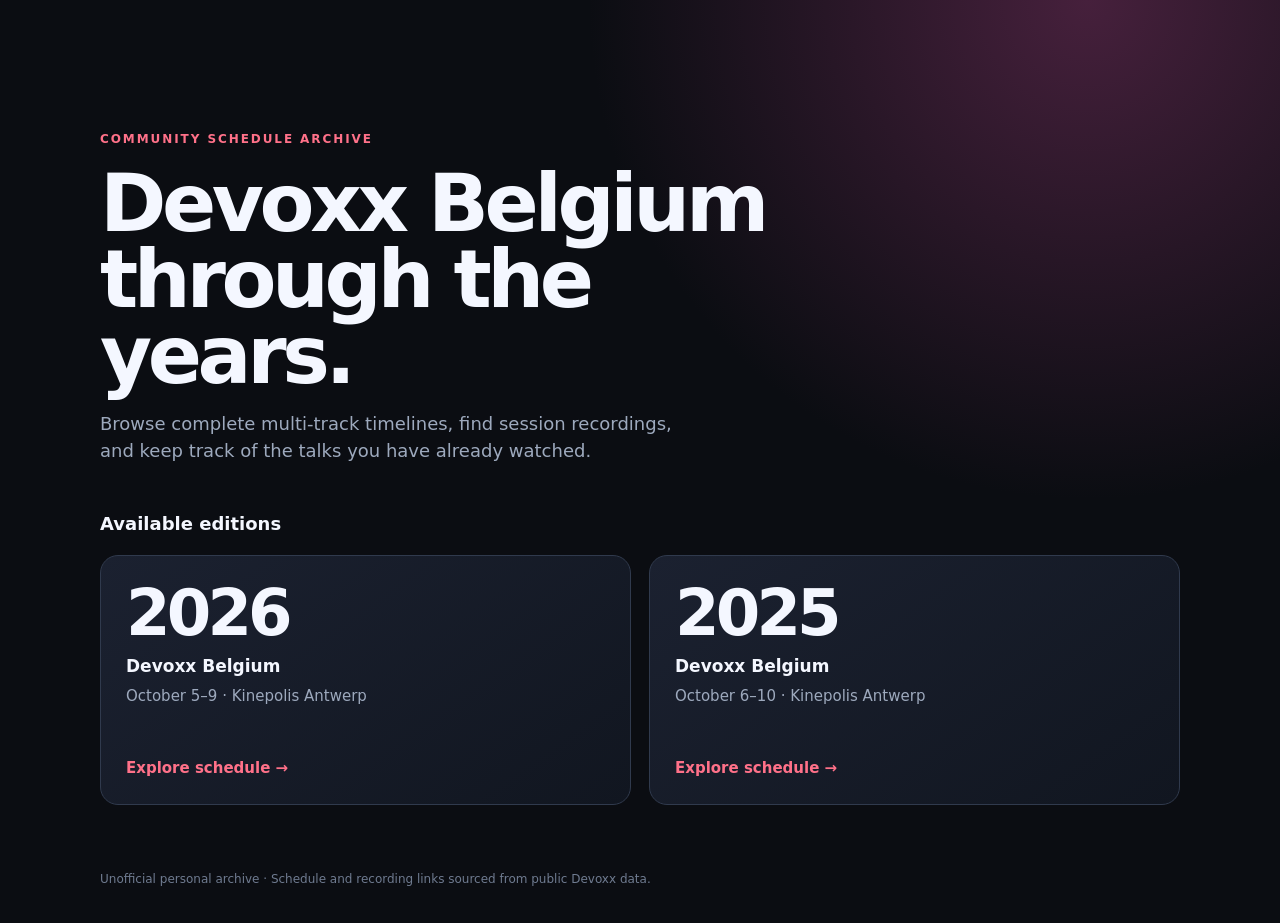
<file: index.html>
<!doctype html>
<html lang="en">
  <head>
    <meta charset="utf-8">
    <meta name="viewport" content="width=device-width, initial-scale=1">
    <title>Devoxx Belgium — Schedule Archive</title>
    <link rel="stylesheet" href="index.css">
  </head>
  <body>
    <header>
      <span class="eyebrow">Community schedule archive</span>
      <h1>Devoxx Belgium through the years.</h1>
      <p>
        Browse complete multi-track timelines, find session recordings, and keep
        track of the talks you have already watched.
      </p>
    </header>

    <main>
      <h2>Available editions</h2>
      <div class="editions">
        <a class="edition" href="devoxx-belgium-2026-schedule.html">
          <div class="card-content">
            <div class="year">2026</div>
            <div class="event">Devoxx Belgium</div>
            <div class="details">October 5–9 · Kinepolis Antwerp</div>
            <div class="open">Explore schedule <span>→</span></div>
          </div>
        </a>

        <a class="edition" href="devoxx-belgium-2025-schedule.html">
          <div class="card-content">
            <div class="year">2025</div>
            <div class="event">Devoxx Belgium</div>
            <div class="details">October 6–10 · Kinepolis Antwerp</div>
            <div class="open">Explore schedule <span>→</span></div>
          </div>
        </a>
      </div>
    </main>

    <footer>
      Unofficial personal archive · Schedule and recording links sourced from
      public Devoxx data.
    </footer>
  </body>
</html>
</file>
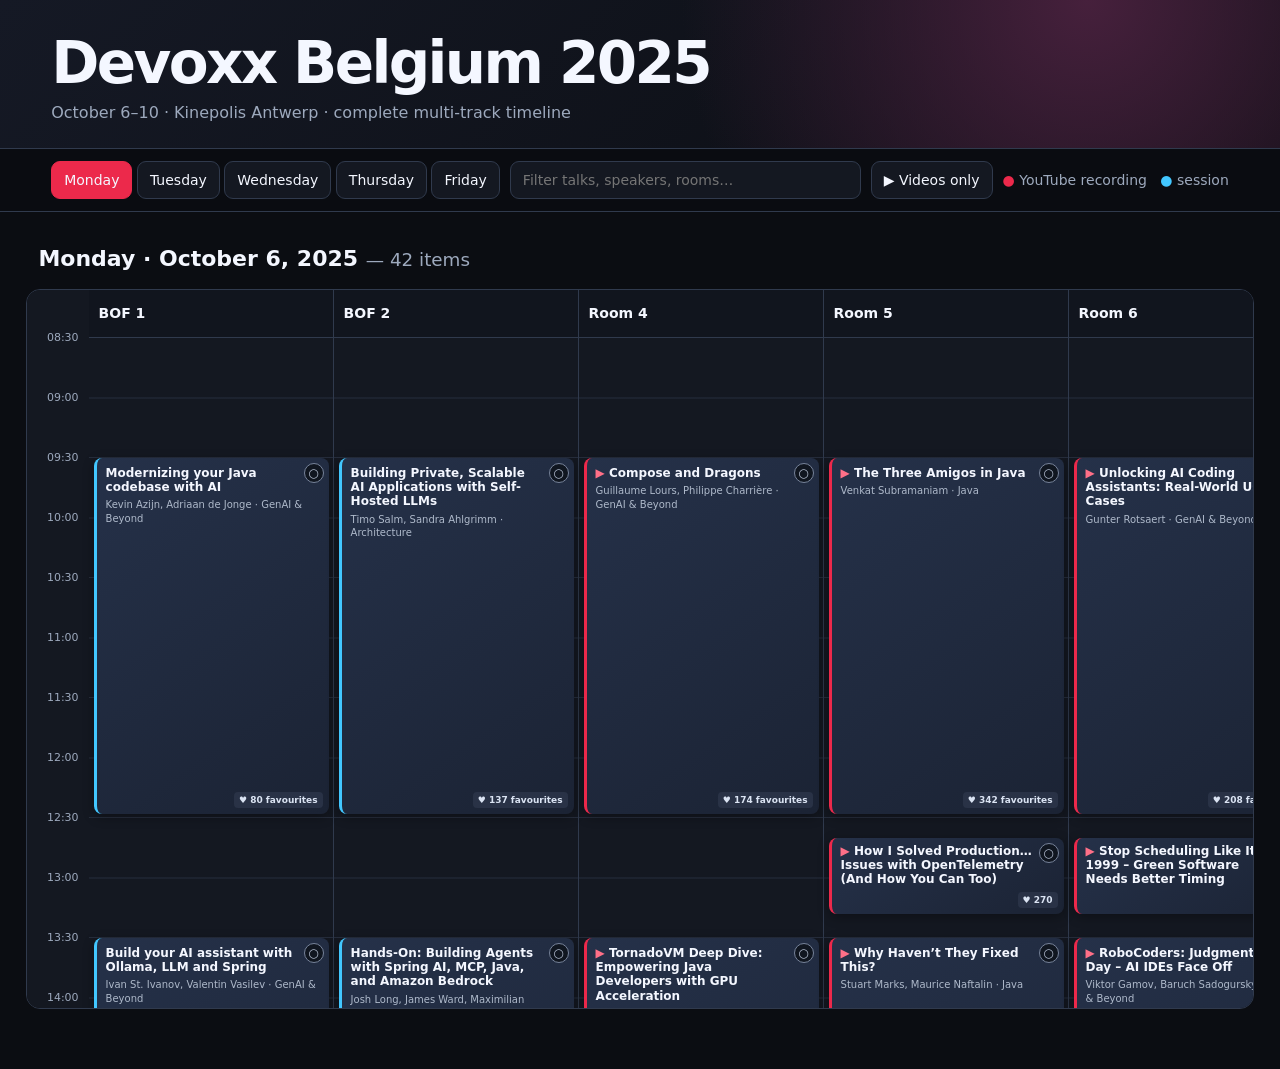
<file: devoxx-belgium-2025-schedule.html>
<!doctype html>
<html lang="en">
  <head>
    <meta charset="utf-8">
    <meta name="viewport" content="width=device-width, initial-scale=1">
    <title>Devoxx Belgium 2025 — Full schedule</title>
    <link rel="stylesheet" href="schedule.css">
  </head>
  <body
    data-schedule-url="devoxx-belgium-2025-schedule.json"
    data-storage-key="devoxx-belgium-2025-seen"
  >
    <header>
      <h1>Devoxx Belgium 2025</h1>
      <p>October 6–10 · Kinepolis Antwerp · complete multi-track timeline</p>
    </header>

    <div class="controls">
      <div id="tabs"></div>
      <input
        id="search"
        type="search"
        placeholder="Filter talks, speakers, rooms…"
      >
      <button id="videoOnly">▶ Videos only</button>
      <span class="legend">
        <b style="color:#ec294b">●</b> YouTube recording
        &nbsp;
        <b style="color:#42c7ff">●</b> session
      </span>
    </div>

    <main id="app"></main>

    <dialog id="talkDialog">
      <img class="modal-image" id="modalImage" alt="" hidden>
      <div class="modal-body">
        <div class="modal-head">
          <h2 id="modalTitle"></h2>
          <button class="modal-close" aria-label="Close">×</button>
        </div>
        <div class="modal-meta" id="modalMeta"></div>
        <div class="modal-description" id="modalDescription"></div>
        <div class="modal-actions" id="modalActions"></div>
      </div>
    </dialog>

    <script src="schedule.js" defer></script>
  </body>
</html>
</file>
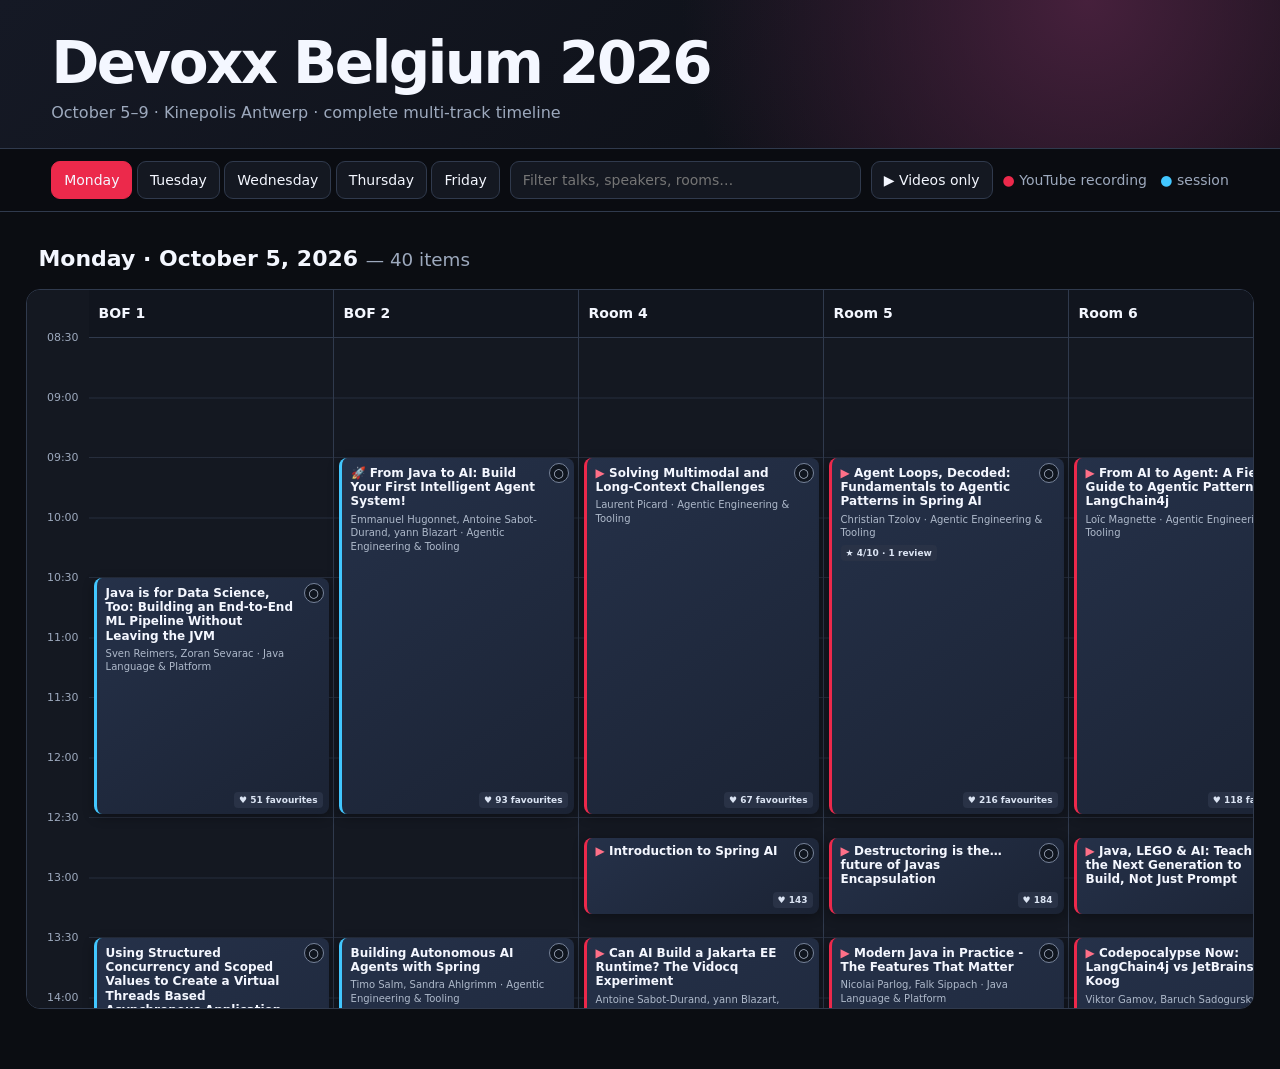
<file: devoxx-belgium-2026-schedule.html>
<!doctype html>
<html lang="en">
  <head>
    <meta charset="utf-8">
    <meta name="viewport" content="width=device-width, initial-scale=1">
    <title>Devoxx Belgium 2026 — Full schedule</title>
    <link rel="stylesheet" href="schedule.css">
  </head>
  <body
    data-schedule-url="devoxx-belgium-2026-schedule.json"
    data-storage-key="devoxx-belgium-2026-seen"
  >
    <header>
      <h1>Devoxx Belgium 2026</h1>
      <p>October 5–9 · Kinepolis Antwerp · complete multi-track timeline</p>
    </header>

    <div class="controls">
      <div id="tabs"></div>
      <input
        id="search"
        type="search"
        placeholder="Filter talks, speakers, rooms…"
      >
      <button id="videoOnly">▶ Videos only</button>
      <span class="legend">
        <b style="color:#ec294b">●</b> YouTube recording
        &nbsp;
        <b style="color:#42c7ff">●</b> session
      </span>
    </div>

    <main id="app"></main>

    <dialog id="talkDialog">
      <img class="modal-image" id="modalImage" alt="" hidden>
      <div class="modal-body">
        <div class="modal-head">
          <h2 id="modalTitle"></h2>
          <button class="modal-close" aria-label="Close">×</button>
        </div>
        <div class="modal-meta" id="modalMeta"></div>
        <div class="modal-description" id="modalDescription"></div>
        <div class="modal-actions" id="modalActions"></div>
      </div>
    </dialog>

    <script src="schedule.js" defer></script>
  </body>
</html>
</file>
<file: index.css>
:root{color-scheme:dark;--bg:#0b0d12;--panel:#151a24;--ink:#f4f7ff;--muted:#9da9bd;--line:#303a4d;--red:#ec294b;--blue:#42c7ff}*{box-sizing:border-box}body{min-height:100vh;margin:0;background:radial-gradient(circle at 85% 0,#46203c 0,transparent 35%),var(--bg);color:var(--ink);font:15px/1.5 Inter,ui-sans-serif,system-ui,sans-serif}header,main,footer{width:min(100% - 36px,1080px);margin:auto}header{padding:clamp(60px,12vw,130px) 0 46px}h1{max-width:750px;margin:0 0 16px;font-size:clamp(42px,8vw,80px);line-height:.95;letter-spacing:-.055em}header p{max-width:610px;margin:0;color:var(--muted);font-size:18px}.eyebrow{display:block;margin-bottom:18px;color:#ff7189;font-size:12px;font-weight:800;letter-spacing:.16em;text-transform:uppercase}h2{margin:0 0 18px;font-size:18px}.editions{display:grid;grid-template-columns:repeat(auto-fit,minmax(270px,1fr));gap:18px}.edition{position:relative;display:flex;min-height:250px;padding:25px;border:1px solid var(--line);border-radius:18px;background:linear-gradient(145deg,#1b2130,#111620);color:var(--ink);text-decoration:none;overflow:hidden;transition:.2s}.edition:before{content:"";position:absolute;inset:0;background:linear-gradient(120deg,transparent 45%,#ec294b16);opacity:0;transition:.2s}.edition:hover{transform:translateY(-3px);border-color:#64718a;box-shadow:0 18px 45px #0007}.edition:hover:before{opacity:1}.card-content{position:relative;display:flex;flex-direction:column;width:100%}.year{font-size:64px;font-weight:850;line-height:1;letter-spacing:-.06em}.event{margin-top:9px;font-size:17px;font-weight:700}.details{margin-top:5px;color:var(--muted)}.open{margin-top:auto;color:#ff7189;font-weight:750}.open span{display:inline-block;transition:.2s}.edition:hover .open span{transform:translateX(5px)}footer{padding:65px 0 35px;color:#6f7b90;font-size:12px}@media(max-width:500px){header{padding-top:58px}.edition{min-height:220px}}
</file>
<file: schedule.css>
:root{--bg:#0b0d12;--panel:#141821;--card:#1b2130;--ink:#f4f7ff;--muted:#9da9bd;--line:#303a4d;--red:#ec294b;--blue:#42c7ff;--hour:120px;--lane:245px}*{box-sizing:border-box}body{margin:0;background:var(--bg);color:var(--ink);font:14px/1.35 Inter,ui-sans-serif,system-ui,sans-serif}header{padding:34px clamp(18px,4vw,60px) 24px;background:radial-gradient(circle at 85% 0,#46203c 0,transparent 37%),linear-gradient(135deg,#151925,#0b0d12);border-bottom:1px solid var(--line)}h1{font-size:clamp(30px,5vw,58px);line-height:1;margin:0 0 10px;letter-spacing:-.045em}header p{color:var(--muted);font-size:16px;margin:0}.controls{position:sticky;top:0;z-index:20;display:flex;gap:10px;align-items:center;flex-wrap:wrap;padding:12px clamp(18px,4vw,60px);background:#0b0d12ed;border-bottom:1px solid var(--line);backdrop-filter:blur(10px)}button,input{border:1px solid var(--line);border-radius:9px;background:var(--panel);color:var(--ink);padding:9px 12px;font:inherit}button{cursor:pointer}button.active{background:var(--red);border-color:var(--red)}input{min-width:250px;flex:1;max-width:430px}.legend{margin-left:auto;color:var(--muted)}main{padding:24px clamp(8px,2vw,28px) 60px}.day{display:none}.day.active{display:block}.day-head{margin:8px 0 15px clamp(10px,1vw,20px);font-size:22px}.scroller{overflow:auto;border:1px solid var(--line);border-radius:14px;background:var(--panel);max-height:calc(100vh - 180px)}.board{position:relative;min-width:max-content}.rooms{display:flex;position:sticky;top:0;z-index:8;margin-left:62px;height:48px;background:#11151e;border-bottom:1px solid var(--line)}.room{width:var(--lane);flex:none;padding:14px 10px;font-weight:700;border-right:1px solid var(--line)}.timegrid{position:relative;margin-left:62px}.lane{position:absolute;top:0;width:var(--lane);border-right:1px solid var(--line);background-image:repeating-linear-gradient(to bottom,transparent 0,transparent calc(var(--hour)/2 - 1px),#252d3d calc(var(--hour)/2),transparent calc(var(--hour)/2 + 1px),transparent calc(var(--hour) - 1px),#394358 var(--hour))}.tick{position:absolute;left:-62px;width:62px;color:var(--muted);font-size:11px;transform:translateY(-7px);padding-right:10px;text-align:right}.event{position:absolute;width:calc(var(--lane) - 10px);margin-left:5px;padding:8px 9px;border-radius:8px;background:linear-gradient(145deg,#253149,#1b2334);border-left:3px solid var(--blue);overflow:hidden;color:var(--ink);text-decoration:none;box-shadow:0 3px 12px #0005;transition:transform .15s,filter .15s,box-shadow .15s}.event:hover{transform:translateY(-1px);filter:brightness(1.15);z-index:5}.event.compact{padding-top:6px;padding-bottom:6px}.event.compact .title{display:-webkit-box;-webkit-box-orient:vertical;-webkit-line-clamp:1;line-clamp:1}.event.compact .meta{display:none}.event.compact .popularity{flex-wrap:nowrap}.event.compact .metric-label{display:none}.event.compact:is(:hover,:focus-within){height:auto!important;min-height:112px;overflow:visible;z-index:12;filter:brightness(1.12);box-shadow:0 14px 30px #000c}.event.compact:is(:hover,:focus-within) .title{display:block;-webkit-line-clamp:unset;line-clamp:unset;padding-right:22px}.event.compact:is(:hover,:focus-within) .meta{display:block}.event.compact:is(:hover,:focus-within) .popularity{flex-wrap:wrap}.event.compact:is(:hover,:focus-within) .metric-label{display:inline}.event:not(.break){cursor:pointer}.event.video{border-left-color:var(--red)}.event.break{background:#171b23;border-left-color:#566075;color:var(--muted);box-shadow:none}.event .title{font-size:12px;font-weight:750;line-height:1.18;padding-right:22px}.event .meta{font-size:10px;color:#afbacb;margin-top:4px}.event .watch{color:#ff7088}.popularity{position:absolute;right:6px;bottom:6px;display:flex;gap:7px;flex-wrap:wrap;color:#dbe4f3;font-size:9px;font-weight:750}.popularity>span{padding:2px 5px;border-radius:4px;background:#293246}.team-rating{display:inline-block;margin-top:5px;padding:2px 5px;border-radius:4px;background:#293246;color:#dbe4f3;font-size:9px;font-weight:800}.team-rating.good{background:#176a47;color:#c8ffe4}.team-rating.great{background:#a46d0b;color:#fff3bd}.event.seen{opacity:.52;filter:saturate(.3)}.event.seen .title{text-decoration:line-through}.seen-toggle{position:absolute;right:5px;top:5px;width:20px;height:20px;padding:0;border-radius:50%;border:1px solid #77839a;background:#101620;color:#b8c3d6;font-size:12px;line-height:18px;z-index:2}.seen-toggle:hover,.event.seen .seen-toggle{background:#38b978;border-color:#38b978;color:#07140d}.empty{padding:60px;text-align:center;color:var(--muted)}dialog{width:min(720px,calc(100% - 28px));max-height:88vh;padding:0;border:1px solid var(--line);border-radius:16px;background:#151a24;color:var(--ink);box-shadow:0 25px 90px #000c}dialog::backdrop{background:#02040ac9;backdrop-filter:blur(4px)}.modal-image{display:block;width:100%;max-height:360px;object-fit:cover;background:#080a0e}.modal-body{padding:24px}.modal-head{display:flex;align-items:flex-start;gap:18px}.modal-head h2{margin:0;font-size:24px;line-height:1.15}.modal-close{flex:none;margin-left:auto;width:34px;height:34px;padding:0;font-size:22px;line-height:30px}.modal-meta{margin:9px 0 20px;color:var(--muted)}.modal-description{font-size:15px;line-height:1.65}.modal-description p{margin:0 0 12px}.modal-description ul{padding-left:22px}.modal-actions{display:flex;gap:10px;margin-top:24px}.youtube-button{display:inline-block;padding:10px 15px;border-radius:9px;background:var(--red);color:#fff;font-weight:750;text-decoration:none}.youtube-button:hover{filter:brightness(1.12)}@media(max-width:700px){:root{--lane:210px}.legend{display:none}.controls{padding:9px}.scroller{max-height:calc(100vh - 160px)}}
</file>
